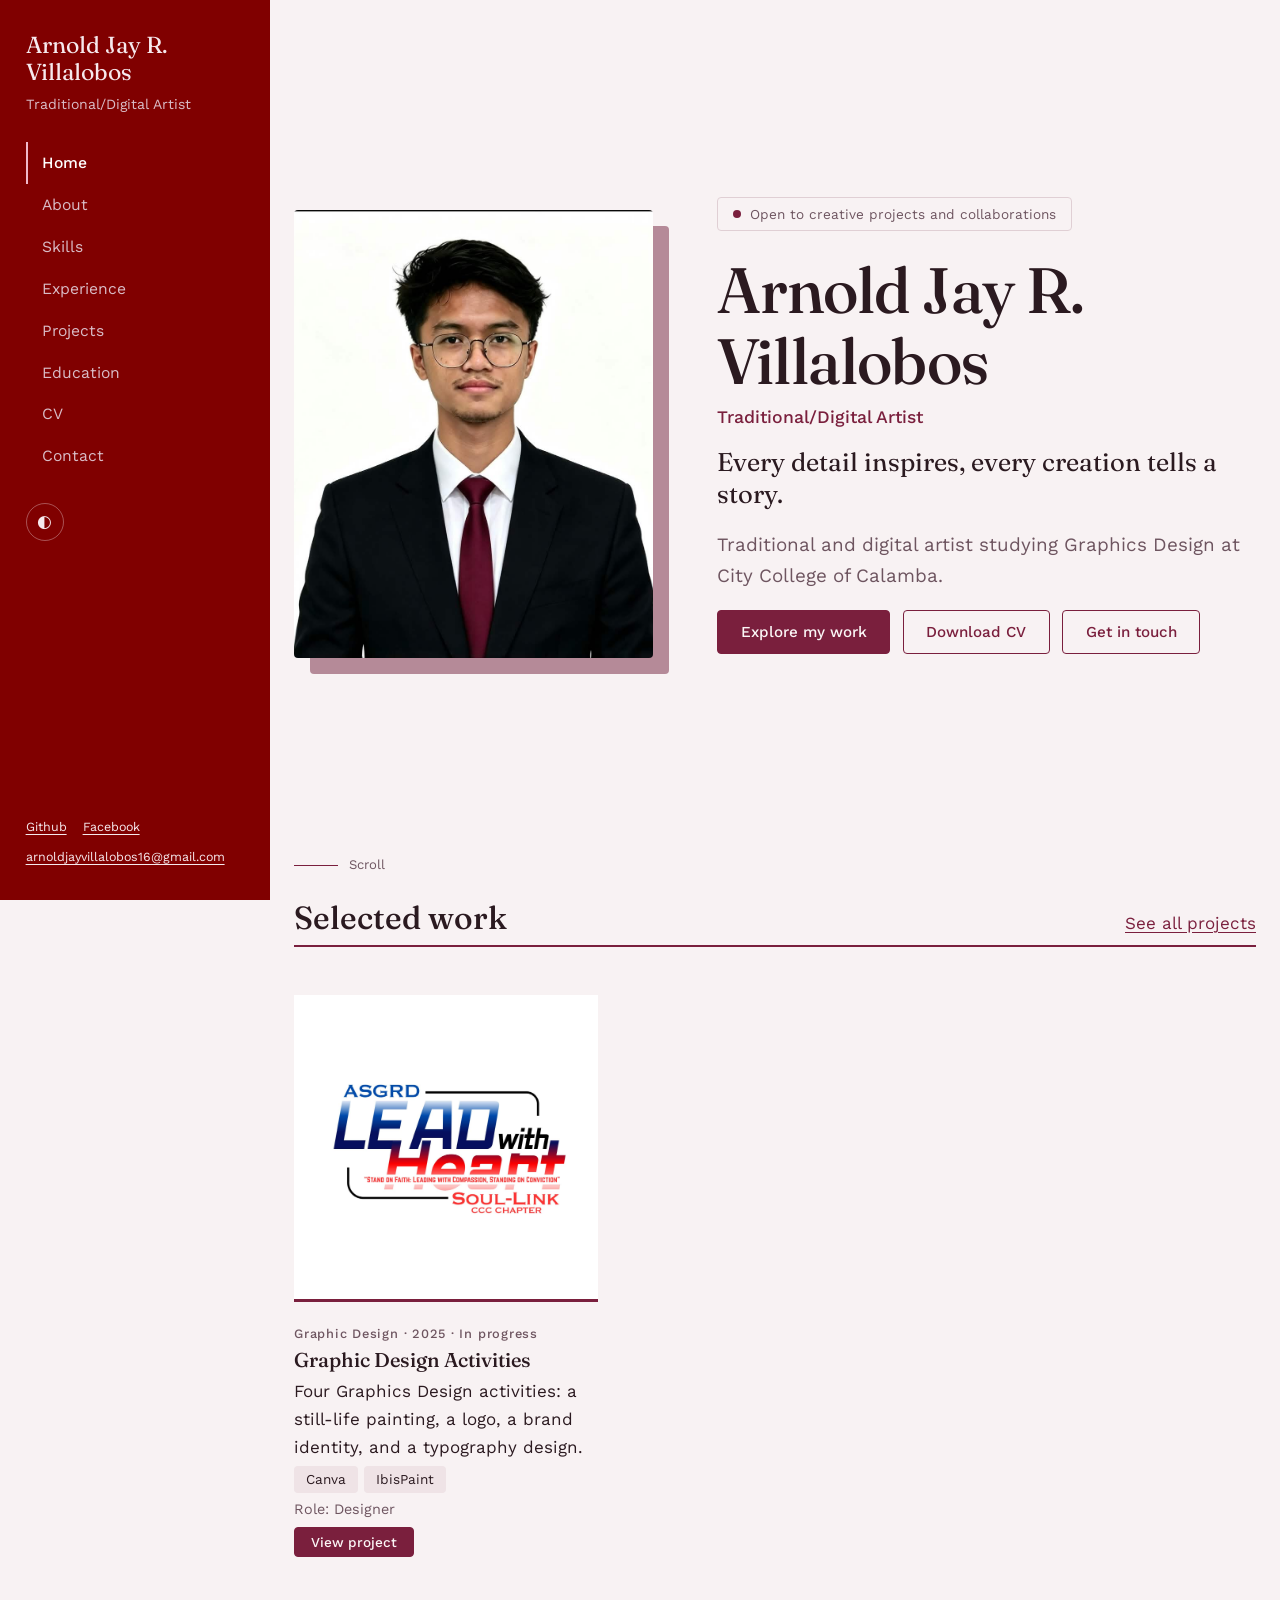
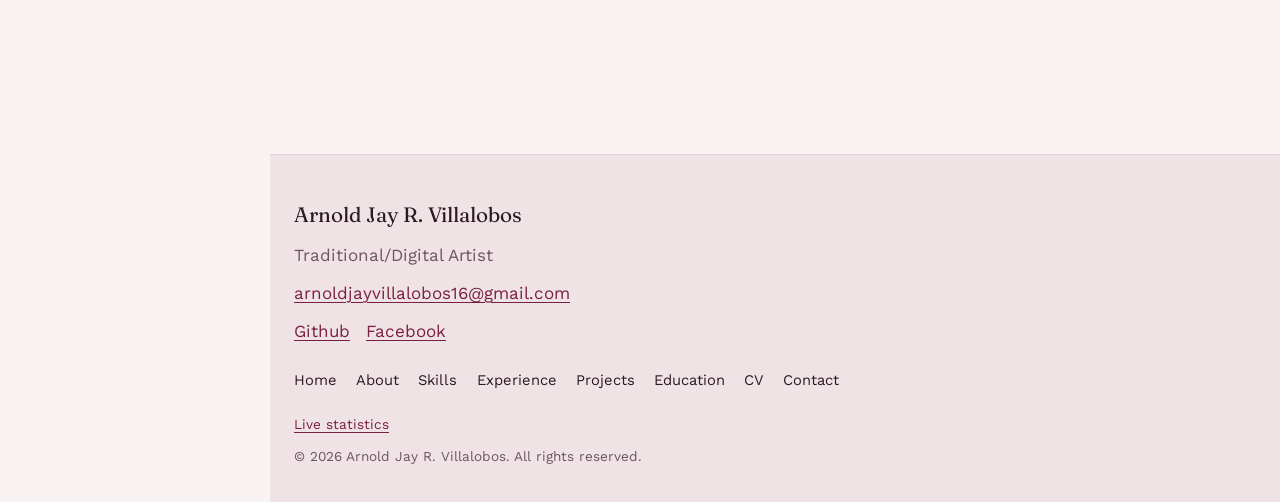
<file: index.html>
<!DOCTYPE html>
<html lang="en"><head><meta charset="utf-8"><meta name="viewport" content="width=device-width,initial-scale=1">
<title>Arnold Jay Villalobos | Traditional/Digital Artist</title><meta name="description" content="Traditional and digital artist studying Graphics Design at City College of Calamba.">
<link rel="canonical" href="https://arnoldjay16.github.io/portfolio/"><meta property="og:type" content="website"><meta property="og:title" content="Arnold Jay Villalobos | Traditional/Digital Artist">
<meta property="og:description" content="Traditional and digital artist studying Graphics Design at City College of Calamba."><meta property="og:url" content="https://arnoldjay16.github.io/portfolio/"><meta property="og:image" content="https://arnoldjay16.github.io/portfolio/assets/images/profile.jpg">
<meta name="twitter:card" content="summary_large_image">
<script>try{document.documentElement.dataset.theme=localStorage.getItem("theme")||"light"}catch(e){}</script>
<link rel="preconnect" href="https://fonts.googleapis.com"><link rel="preconnect" href="https://fonts.gstatic.com" crossorigin>
<link href="https://fonts.googleapis.com/css2?family=Fraunces:opsz,wght@9..144,400;9..144,600&family=Work+Sans:wght@400;500;700&display=swap" rel="stylesheet">
<link rel="stylesheet" href="assets/css/style.css"><link rel="icon" href="assets/images/favicon.svg"></head>
<body data-page="home" data-depth="0"><div id="app"></div><noscript><p style="padding:2rem">This portfolio needs JavaScript turned on.</p></noscript>
<script src="data/site.js"></script><script src="assets/js/main.js"></script></body></html>
</file>
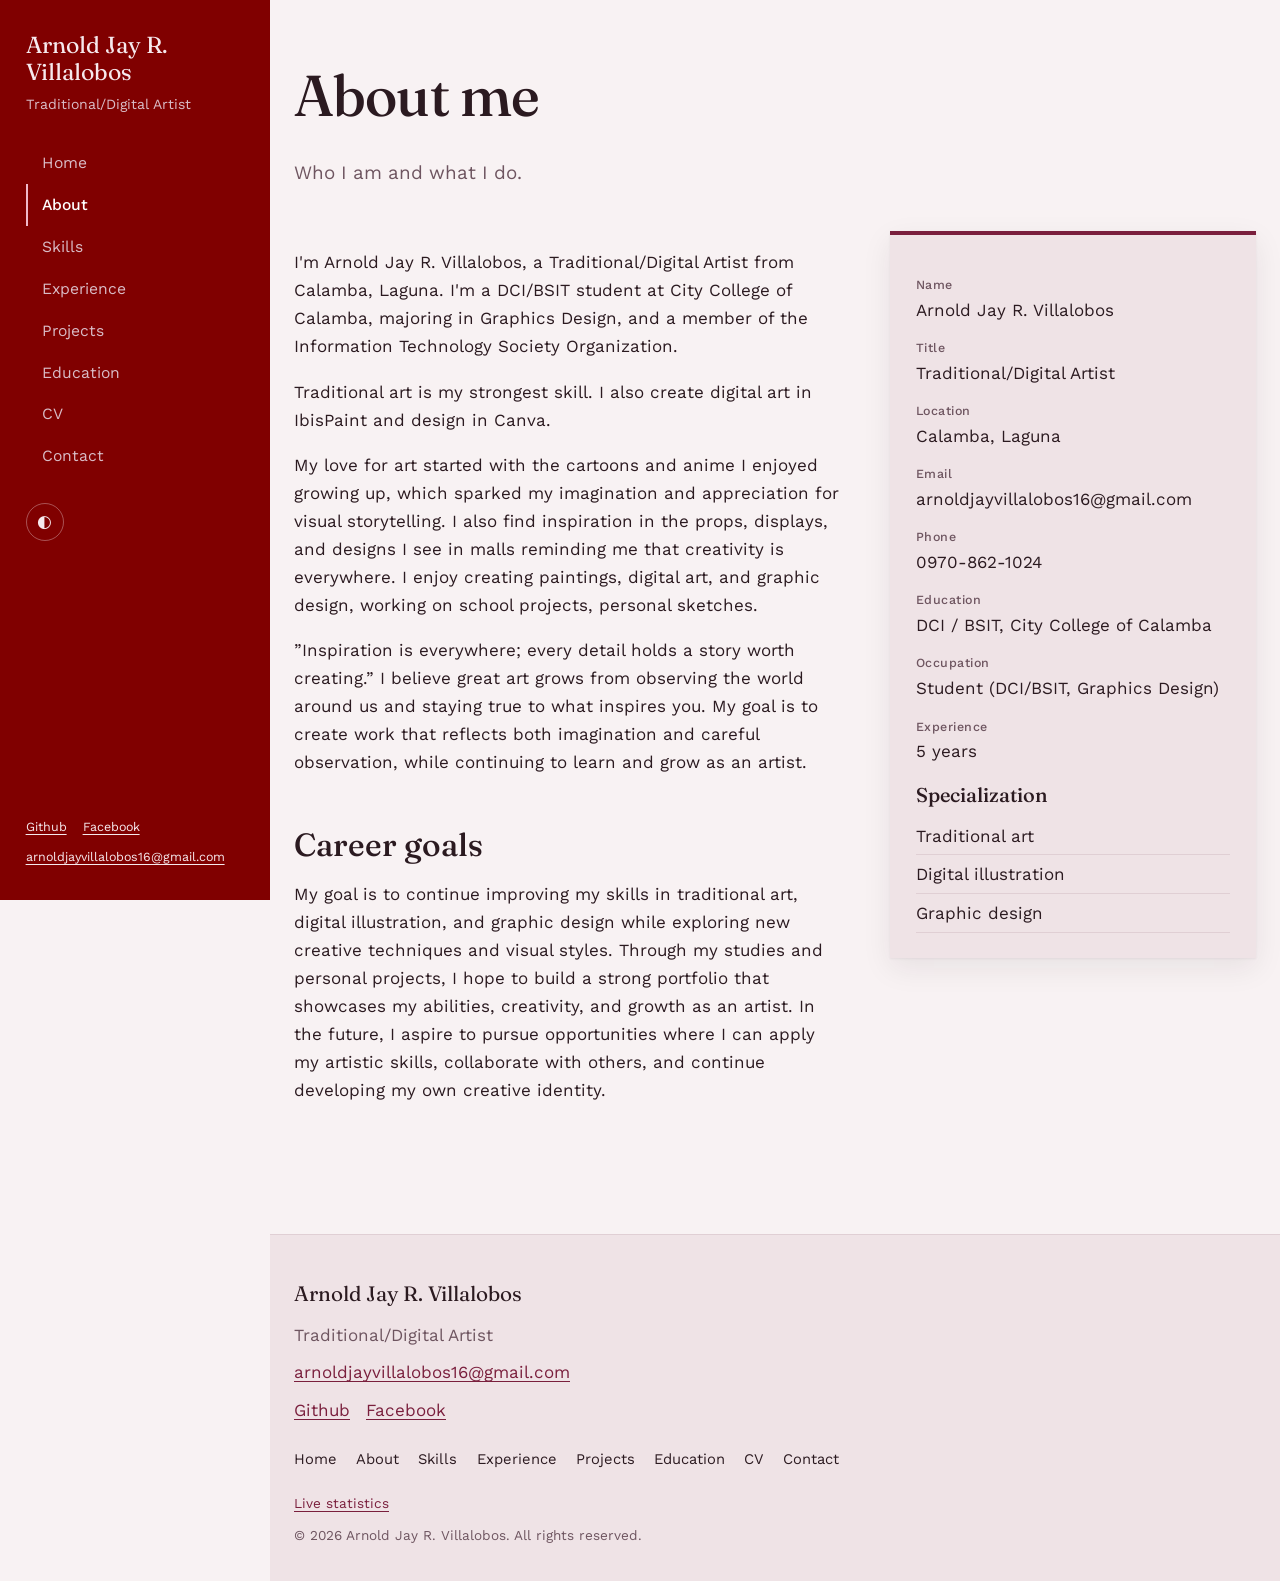
<file: about/index.html>
<!DOCTYPE html>
<html lang="en"><head><meta charset="utf-8"><meta name="viewport" content="width=device-width,initial-scale=1">
<title>Arnold Jay R. Villalobos | About</title><meta name="description" content="About | Arnold Jay R. Villalobos, Traditional/Digital Artist">
<link rel="canonical" href="https://arnoldjay16.github.io/portfolio/about/"><meta property="og:type" content="website"><meta property="og:title" content="Arnold Jay R. Villalobos | About">
<meta property="og:description" content="About | Arnold Jay R. Villalobos, Traditional/Digital Artist"><meta property="og:url" content="https://arnoldjay16.github.io/portfolio/about/"><meta property="og:image" content="https://arnoldjay16.github.io/portfolio/assets/images/profile.jpg">
<meta name="twitter:card" content="summary_large_image">
<script>try{document.documentElement.dataset.theme=localStorage.getItem("theme")||"light"}catch(e){}</script>
<link rel="preconnect" href="https://fonts.googleapis.com"><link rel="preconnect" href="https://fonts.gstatic.com" crossorigin>
<link href="https://fonts.googleapis.com/css2?family=Fraunces:opsz,wght@9..144,400;9..144,600&family=Work+Sans:wght@400;500;700&display=swap" rel="stylesheet">
<link rel="stylesheet" href="../assets/css/style.css"><link rel="icon" href="../assets/images/favicon.svg"></head>
<body data-page="about" data-depth="1"><div id="app"></div><noscript><p style="padding:2rem">This portfolio needs JavaScript turned on.</p></noscript>
<script src="../data/site.js"></script><script src="../assets/js/main.js"></script></body></html>
</file>
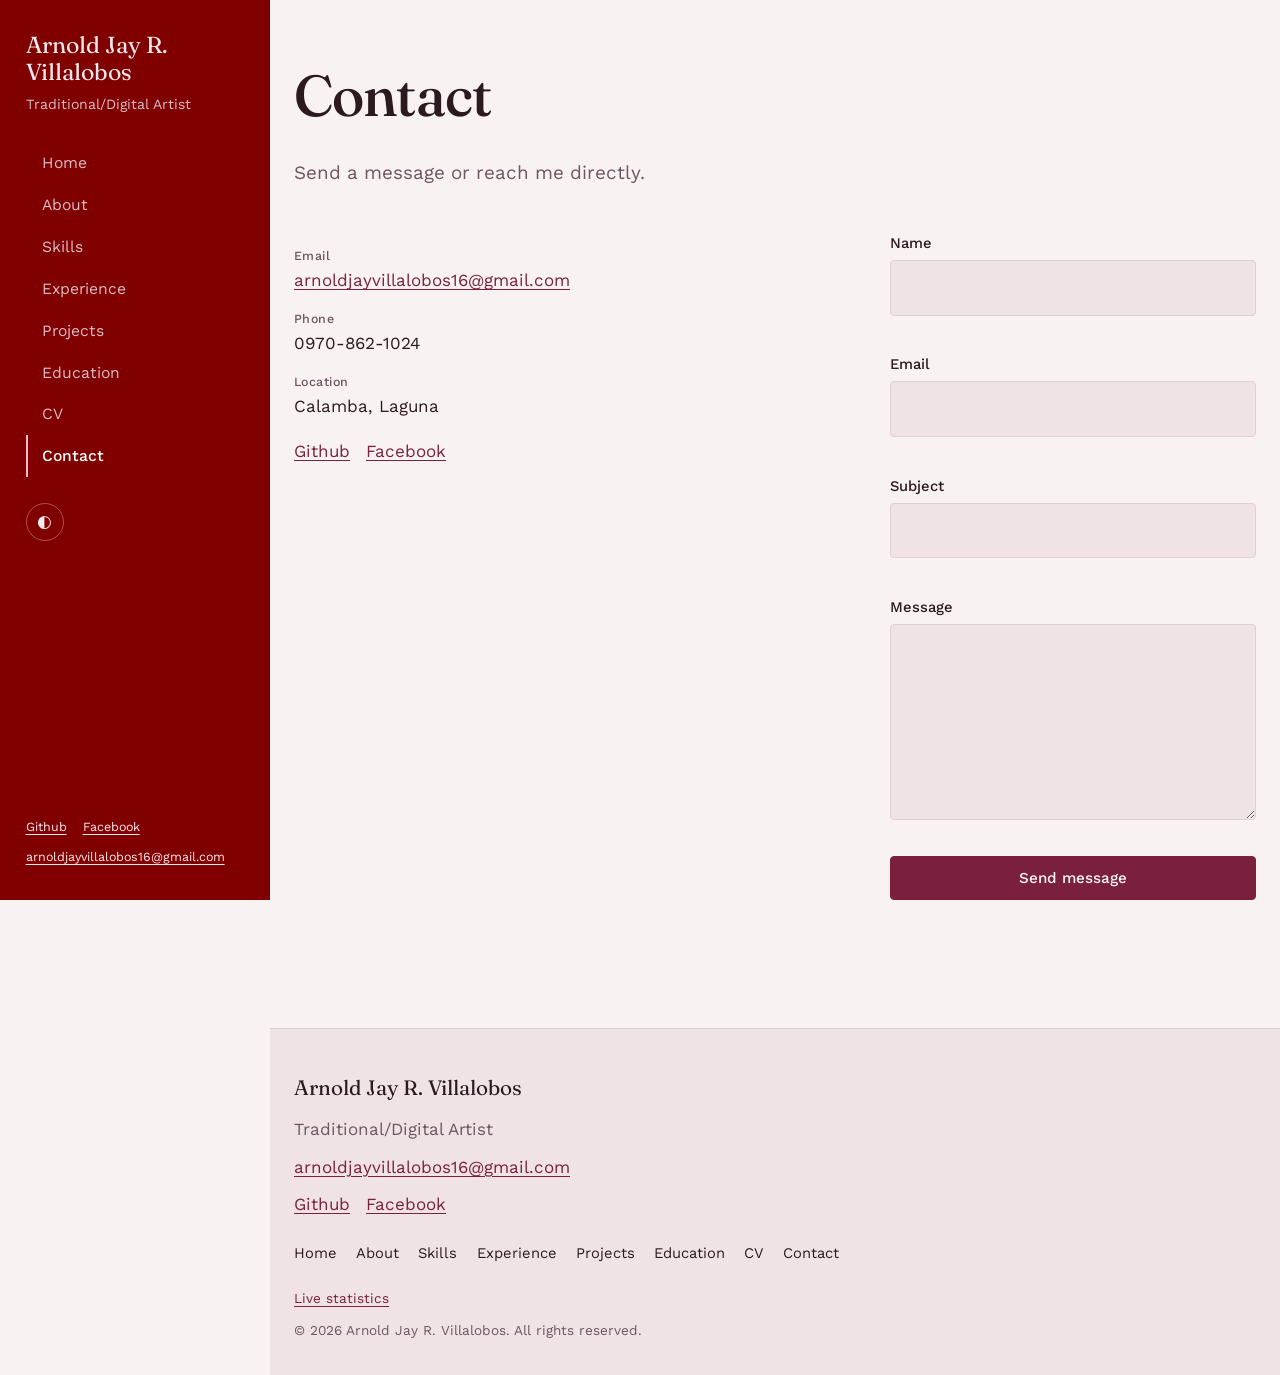
<file: contact/index.html>
<!DOCTYPE html>
<html lang="en"><head><meta charset="utf-8"><meta name="viewport" content="width=device-width,initial-scale=1">
<title>Arnold Jay Villalobos | Contact</title><meta name="description" content="Contact | Arnold Jay Villalobos, Traditional/Digital Artist">
<link rel="canonical" href="https://arnoldjay16.github.io/portfolio/contact/"><meta property="og:type" content="website"><meta property="og:title" content="Arnold Jay Villalobos | Contact">
<meta property="og:description" content="Contact | Arnold Jay Villalobos, Traditional/Digital Artist"><meta property="og:url" content="https://arnoldjay16.github.io/portfolio/contact/"><meta property="og:image" content="https://arnoldjay16.github.io/portfolio/assets/images/profile.jpg">
<meta name="twitter:card" content="summary_large_image">
<script>try{document.documentElement.dataset.theme=localStorage.getItem("theme")||"light"}catch(e){}</script>
<link rel="preconnect" href="https://fonts.googleapis.com"><link rel="preconnect" href="https://fonts.gstatic.com" crossorigin>
<link href="https://fonts.googleapis.com/css2?family=Fraunces:opsz,wght@9..144,400;9..144,600&family=Work+Sans:wght@400;500;700&display=swap" rel="stylesheet">
<link rel="stylesheet" href="../assets/css/style.css"><link rel="icon" href="../assets/images/favicon.svg"></head>
<body data-page="contact" data-depth="1"><div id="app"></div><noscript><p style="padding:2rem">This portfolio needs JavaScript turned on.</p></noscript>
<script src="../data/site.js"></script><script src="../assets/js/main.js"></script></body></html>
</file>
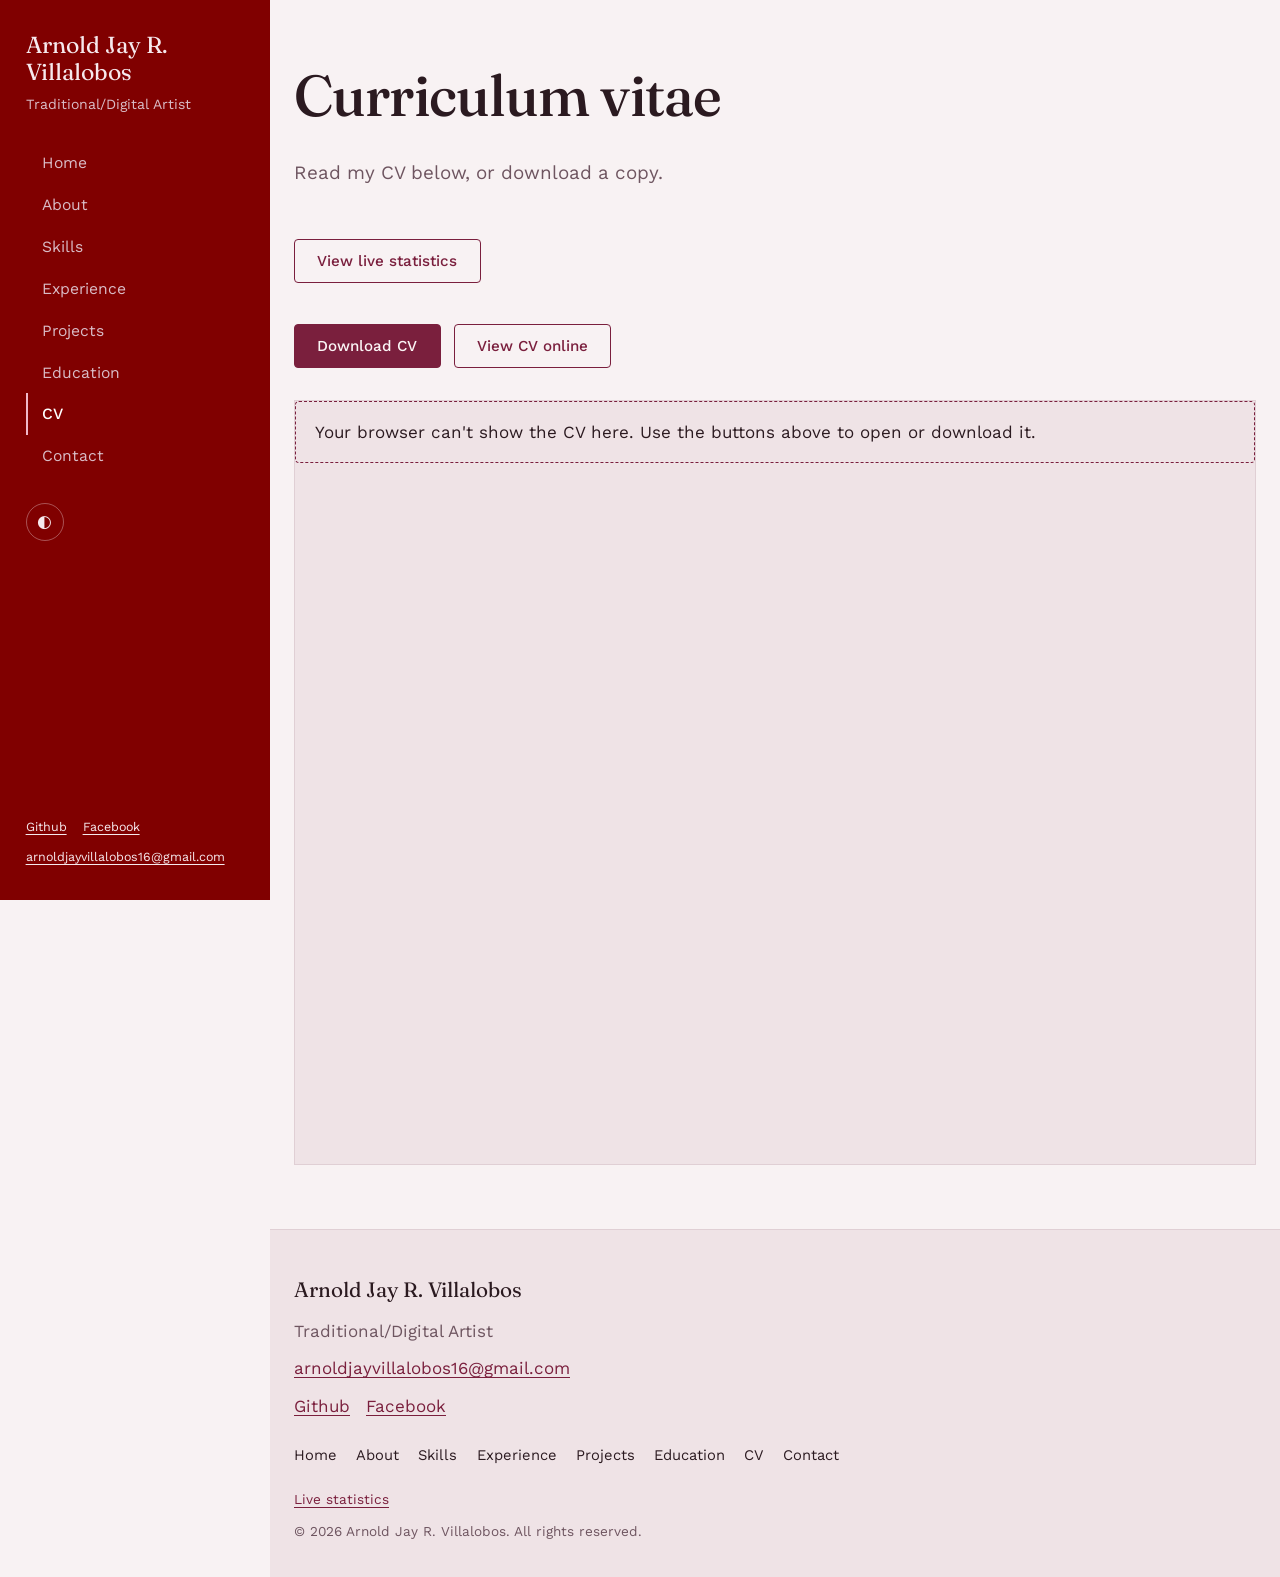
<file: cv/index.html>
<!DOCTYPE html>
<html lang="en"><head><meta charset="utf-8"><meta name="viewport" content="width=device-width,initial-scale=1">
<title>Arnold Jay Villalobos | CV</title><meta name="description" content="CV | Arnold Jay Villalobos, Traditional/Digital Artist">
<link rel="canonical" href="https://arnoldjay16.github.io/portfolio/cv/"><meta property="og:type" content="website"><meta property="og:title" content="Arnold Jay Villalobos | CV">
<meta property="og:description" content="CV | Arnold Jay Villalobos, Traditional/Digital Artist"><meta property="og:url" content="https://arnoldjay16.github.io/portfolio/cv/"><meta property="og:image" content="https://arnoldjay16.github.io/portfolio/assets/images/profile.jpg">
<meta name="twitter:card" content="summary_large_image">
<script>try{document.documentElement.dataset.theme=localStorage.getItem("theme")||"light"}catch(e){}</script>
<link rel="preconnect" href="https://fonts.googleapis.com"><link rel="preconnect" href="https://fonts.gstatic.com" crossorigin>
<link href="https://fonts.googleapis.com/css2?family=Fraunces:opsz,wght@9..144,400;9..144,600&family=Work+Sans:wght@400;500;700&display=swap" rel="stylesheet">
<link rel="stylesheet" href="../assets/css/style.css"><link rel="icon" href="../assets/images/favicon.svg"></head>
<body data-page="cv" data-depth="1"><div id="app"></div><noscript><p style="padding:2rem">This portfolio needs JavaScript turned on.</p></noscript>
<script src="../data/site.js"></script><script src="../assets/js/main.js"></script></body></html>
</file>
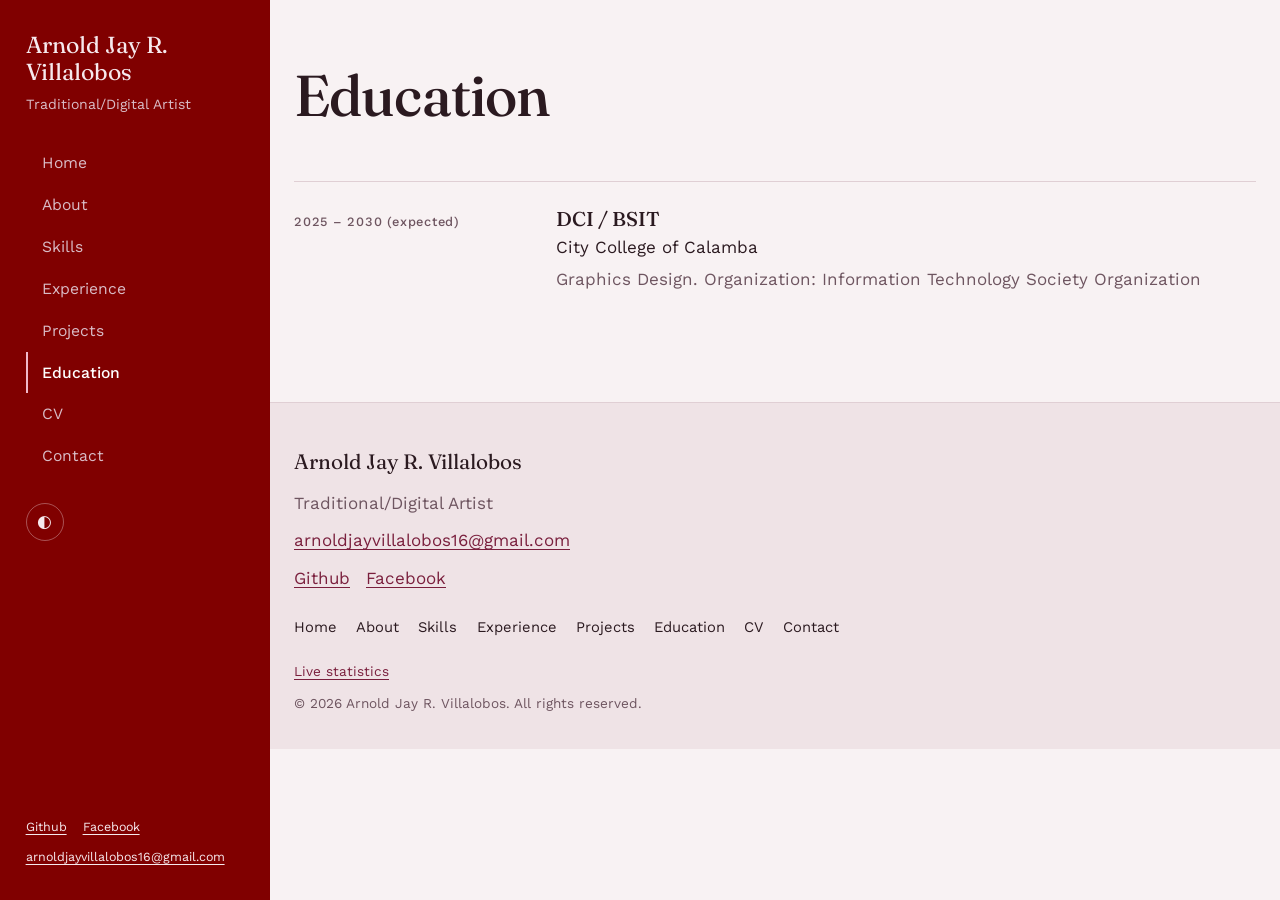
<file: education/index.html>
<!DOCTYPE html>
<html lang="en"><head><meta charset="utf-8"><meta name="viewport" content="width=device-width,initial-scale=1">
<title>Arnold Jay Villalobos | Education</title><meta name="description" content="Education | Arnold Jay Villalobos, Traditional/Digital Artist">
<link rel="canonical" href="https://arnoldjay16.github.io/portfolio/education/"><meta property="og:type" content="website"><meta property="og:title" content="Arnold Jay Villalobos | Education">
<meta property="og:description" content="Education | Arnold Jay Villalobos, Traditional/Digital Artist"><meta property="og:url" content="https://arnoldjay16.github.io/portfolio/education/"><meta property="og:image" content="https://arnoldjay16.github.io/portfolio/assets/images/profile.jpg">
<meta name="twitter:card" content="summary_large_image">
<script>try{document.documentElement.dataset.theme=localStorage.getItem("theme")||"light"}catch(e){}</script>
<link rel="preconnect" href="https://fonts.googleapis.com"><link rel="preconnect" href="https://fonts.gstatic.com" crossorigin>
<link href="https://fonts.googleapis.com/css2?family=Fraunces:opsz,wght@9..144,400;9..144,600&family=Work+Sans:wght@400;500;700&display=swap" rel="stylesheet">
<link rel="stylesheet" href="../assets/css/style.css"><link rel="icon" href="../assets/images/favicon.svg"></head>
<body data-page="education" data-depth="1"><div id="app"></div><noscript><p style="padding:2rem">This portfolio needs JavaScript turned on.</p></noscript>
<script src="../data/site.js"></script><script src="../assets/js/main.js"></script></body></html>
</file>
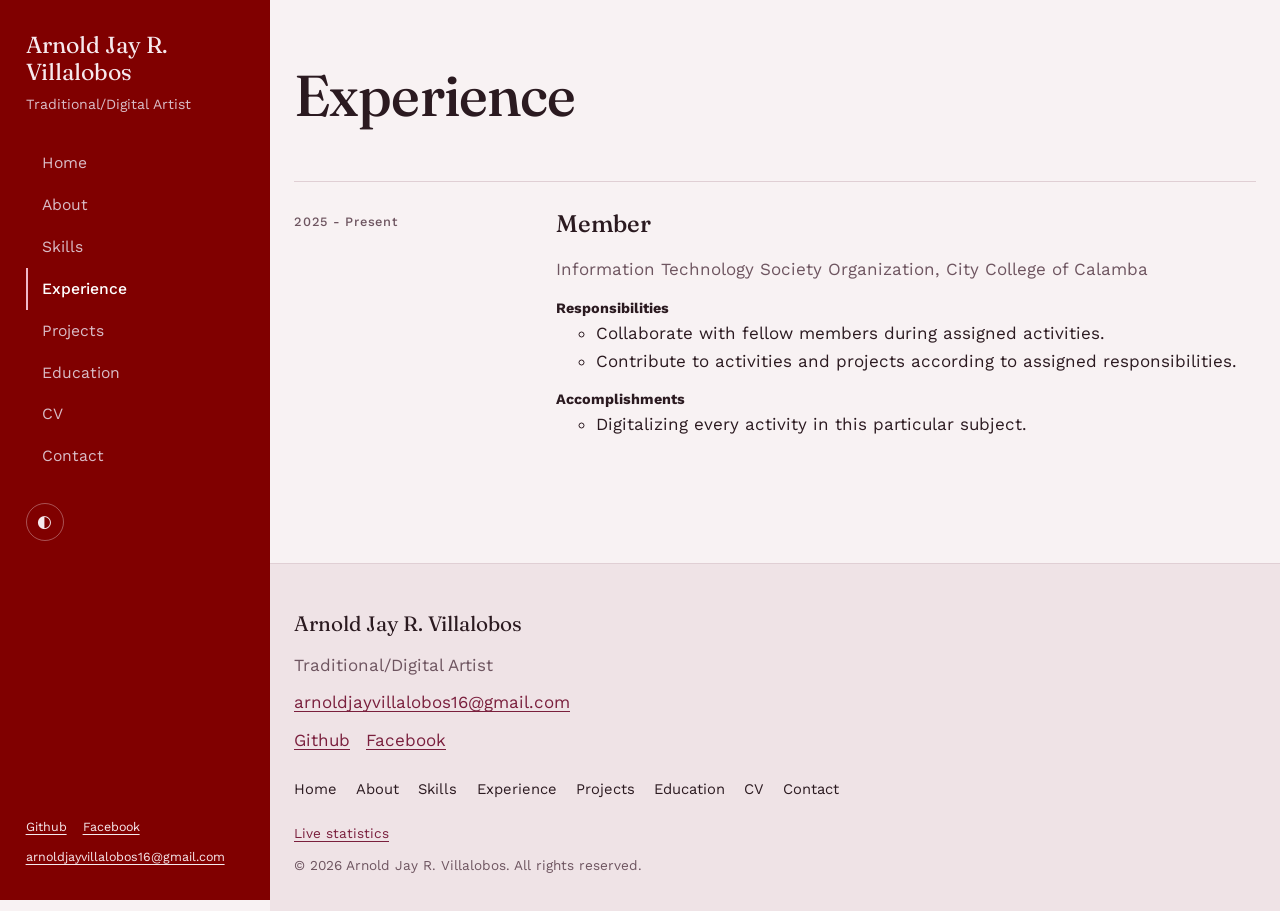
<file: experience/index.html>
<!DOCTYPE html>
<html lang="en"><head><meta charset="utf-8"><meta name="viewport" content="width=device-width,initial-scale=1">
<title>Arnold Jay Villalobos | Experience</title><meta name="description" content="Experience | Arnold Jay Villalobos, Traditional/Digital Artist">
<link rel="canonical" href="https://arnoldjay16.github.io/portfolio/experience/"><meta property="og:type" content="website"><meta property="og:title" content="Arnold Jay Villalobos | Experience">
<meta property="og:description" content="Experience | Arnold Jay Villalobos, Traditional/Digital Artist"><meta property="og:url" content="https://arnoldjay16.github.io/portfolio/experience/"><meta property="og:image" content="https://arnoldjay16.github.io/portfolio/assets/images/profile.jpg">
<meta name="twitter:card" content="summary_large_image">
<script>try{document.documentElement.dataset.theme=localStorage.getItem("theme")||"light"}catch(e){}</script>
<link rel="preconnect" href="https://fonts.googleapis.com"><link rel="preconnect" href="https://fonts.gstatic.com" crossorigin>
<link href="https://fonts.googleapis.com/css2?family=Fraunces:opsz,wght@9..144,400;9..144,600&family=Work+Sans:wght@400;500;700&display=swap" rel="stylesheet">
<link rel="stylesheet" href="../assets/css/style.css"><link rel="icon" href="../assets/images/favicon.svg"></head>
<body data-page="experience" data-depth="1"><div id="app"></div><noscript><p style="padding:2rem">This portfolio needs JavaScript turned on.</p></noscript>
<script src="../data/site.js"></script><script src="../assets/js/main.js"></script></body></html>
</file>
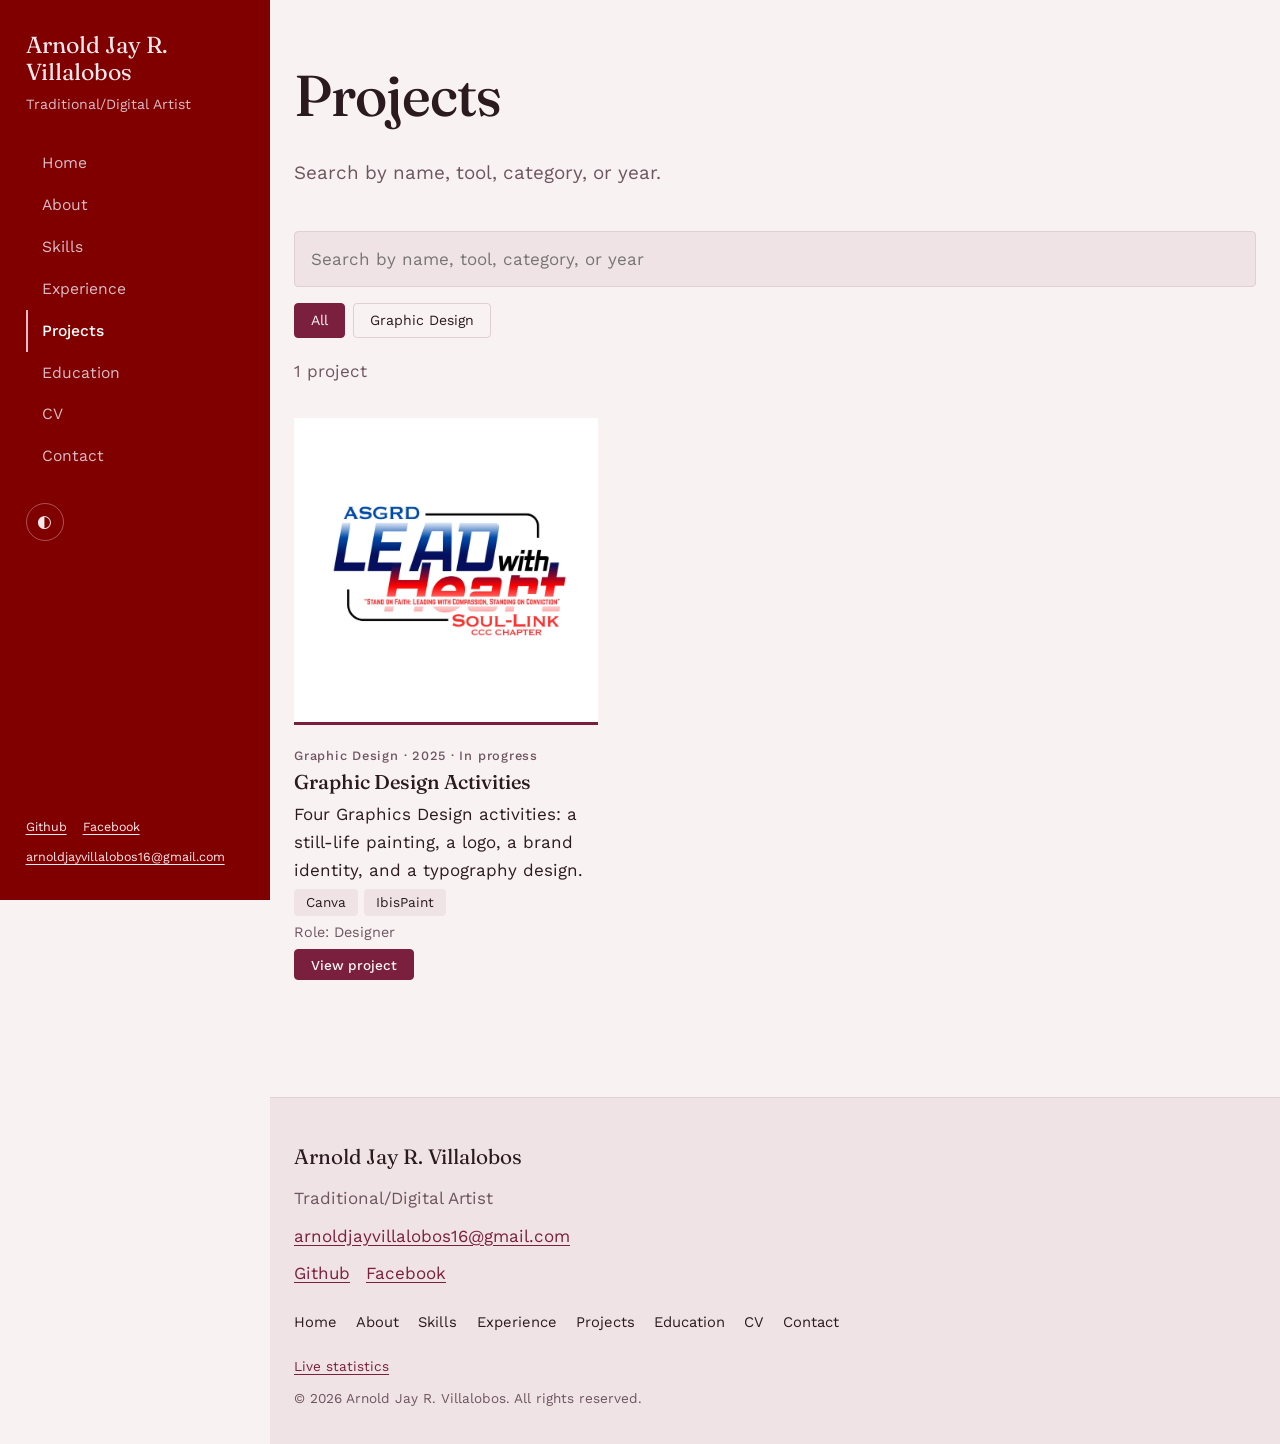
<file: projects/index.html>
<!DOCTYPE html>
<html lang="en"><head><meta charset="utf-8"><meta name="viewport" content="width=device-width,initial-scale=1">
<title>Arnold Jay Villalobos | Projects</title><meta name="description" content="Projects | Arnold Jay Villalobos, Traditional/Digital Artist">
<link rel="canonical" href="https://arnoldjay16.github.io/portfolio/projects/"><meta property="og:type" content="website"><meta property="og:title" content="Arnold Jay Villalobos | Projects">
<meta property="og:description" content="Projects | Arnold Jay Villalobos, Traditional/Digital Artist"><meta property="og:url" content="https://arnoldjay16.github.io/portfolio/projects/"><meta property="og:image" content="https://arnoldjay16.github.io/portfolio/assets/images/profile.jpg">
<meta name="twitter:card" content="summary_large_image">
<script>try{document.documentElement.dataset.theme=localStorage.getItem("theme")||"light"}catch(e){}</script>
<link rel="preconnect" href="https://fonts.googleapis.com"><link rel="preconnect" href="https://fonts.gstatic.com" crossorigin>
<link href="https://fonts.googleapis.com/css2?family=Fraunces:opsz,wght@9..144,400;9..144,600&family=Work+Sans:wght@400;500;700&display=swap" rel="stylesheet">
<link rel="stylesheet" href="../assets/css/style.css"><link rel="icon" href="../assets/images/favicon.svg"></head>
<body data-page="projects" data-depth="1"><div id="app"></div><noscript><p style="padding:2rem">This portfolio needs JavaScript turned on.</p></noscript>
<script src="../data/site.js"></script><script src="../assets/js/main.js"></script></body></html>
</file>
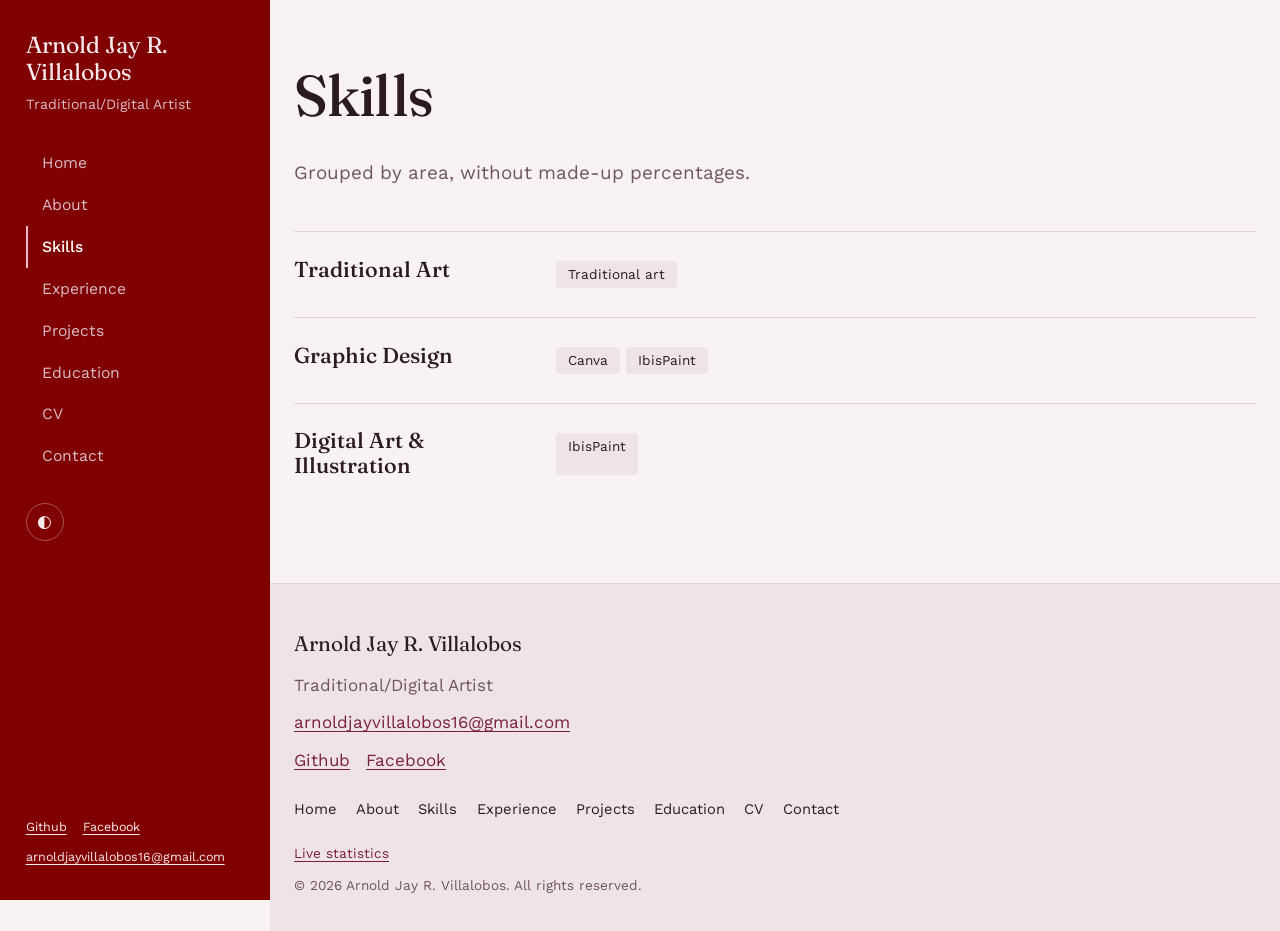
<file: skills/index.html>
<!DOCTYPE html>
<html lang="en"><head><meta charset="utf-8"><meta name="viewport" content="width=device-width,initial-scale=1">
<title>Arnold Jay Villalobos | Skills</title><meta name="description" content="Skills | Arnold Jay Villalobos, Traditional/Digital Artist">
<link rel="canonical" href="https://arnoldjay16.github.io/portfolio/skills/"><meta property="og:type" content="website"><meta property="og:title" content="Arnold Jay Villalobos | Skills">
<meta property="og:description" content="Skills | Arnold Jay Villalobos, Traditional/Digital Artist"><meta property="og:url" content="https://arnoldjay16.github.io/portfolio/skills/"><meta property="og:image" content="https://arnoldjay16.github.io/portfolio/assets/images/profile.jpg">
<meta name="twitter:card" content="summary_large_image">
<script>try{document.documentElement.dataset.theme=localStorage.getItem("theme")||"light"}catch(e){}</script>
<link rel="preconnect" href="https://fonts.googleapis.com"><link rel="preconnect" href="https://fonts.gstatic.com" crossorigin>
<link href="https://fonts.googleapis.com/css2?family=Fraunces:opsz,wght@9..144,400;9..144,600&family=Work+Sans:wght@400;500;700&display=swap" rel="stylesheet">
<link rel="stylesheet" href="../assets/css/style.css"><link rel="icon" href="../assets/images/favicon.svg"></head>
<body data-page="skills" data-depth="1"><div id="app"></div><noscript><p style="padding:2rem">This portfolio needs JavaScript turned on.</p></noscript>
<script src="../data/site.js"></script><script src="../assets/js/main.js"></script></body></html>
</file>
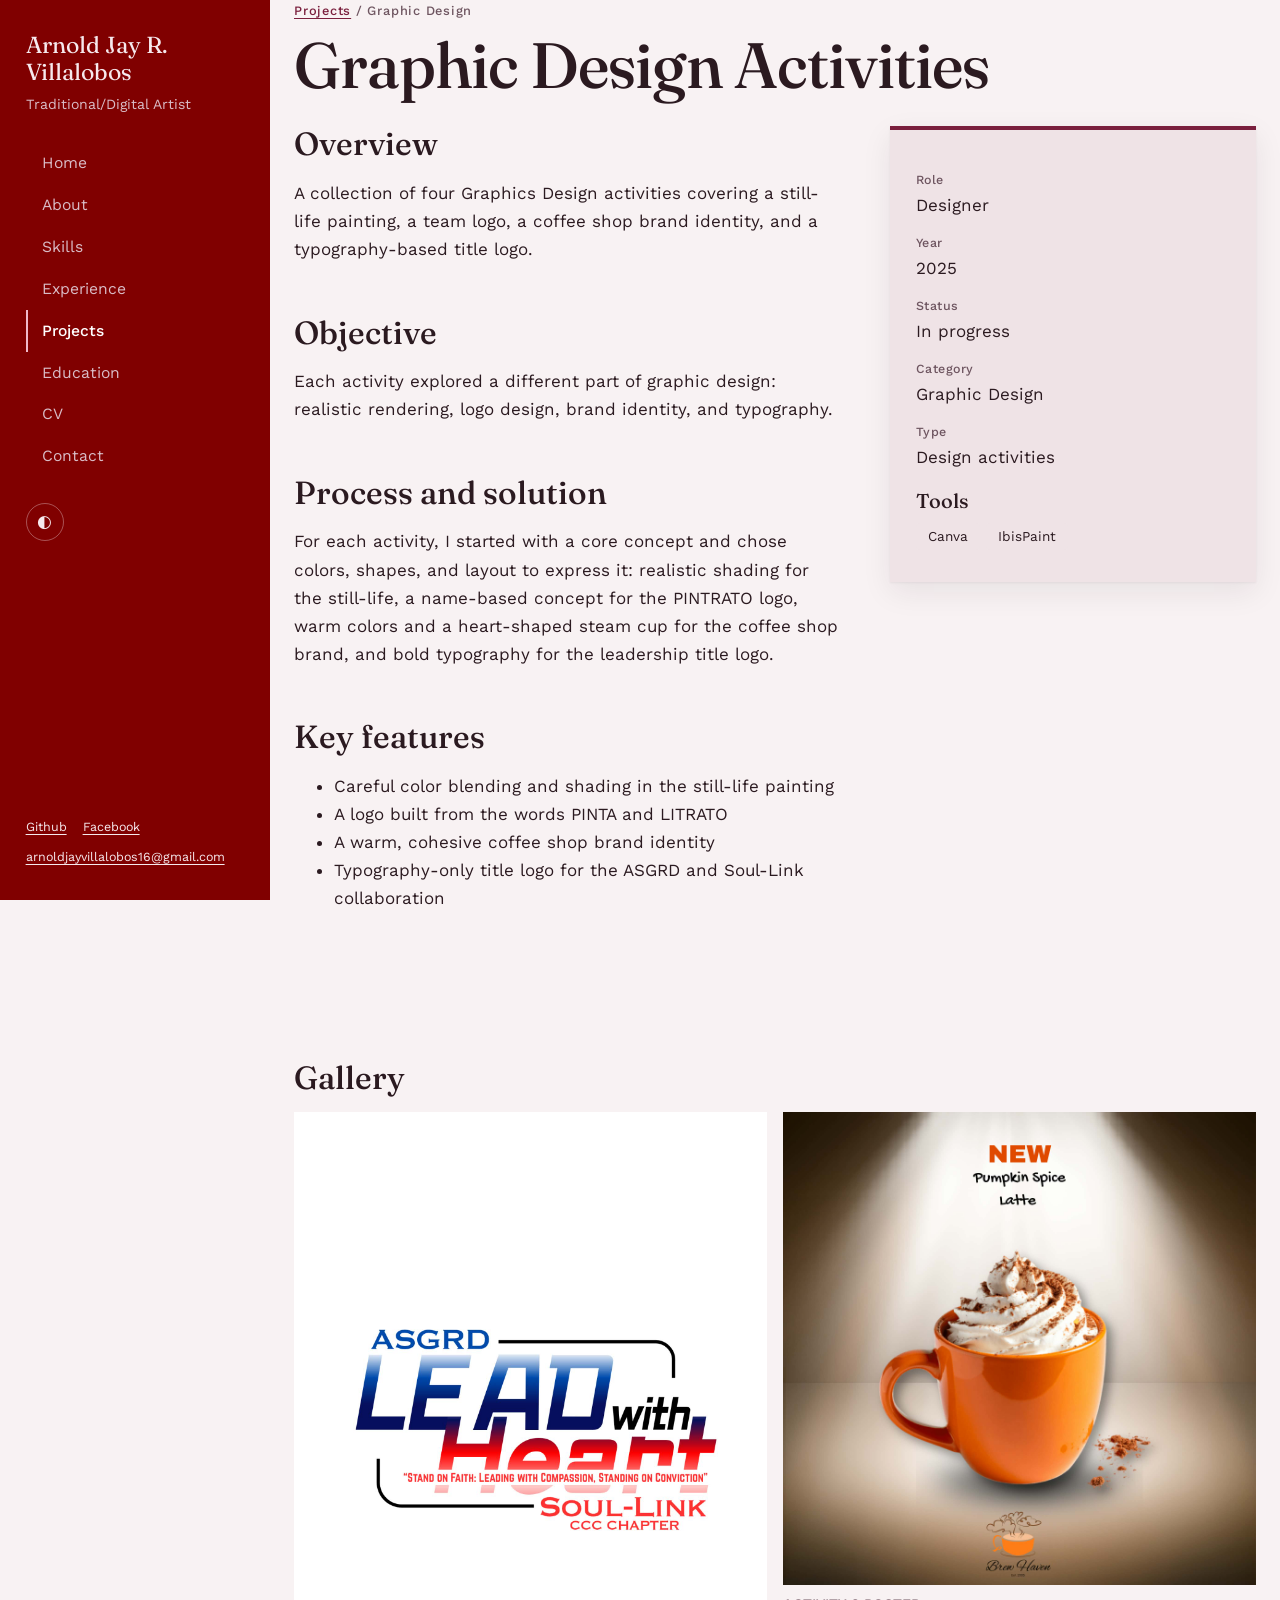
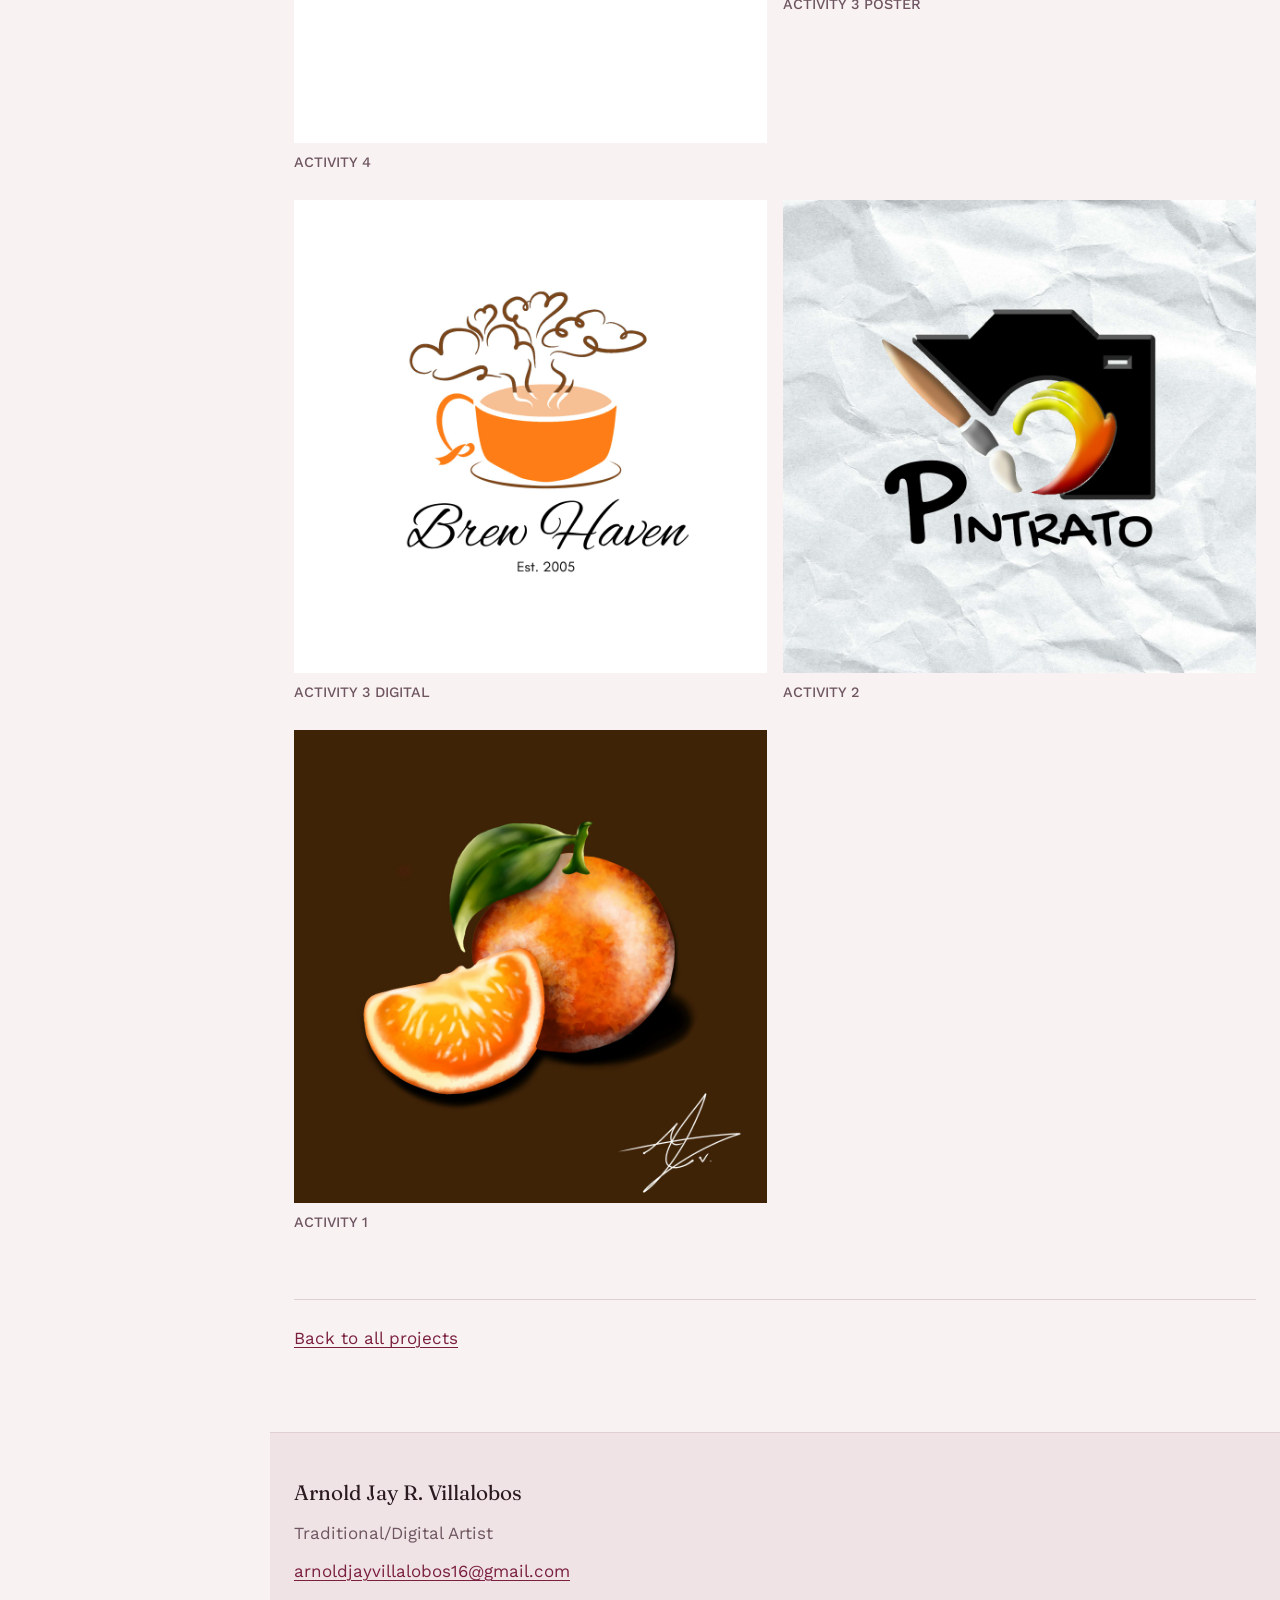
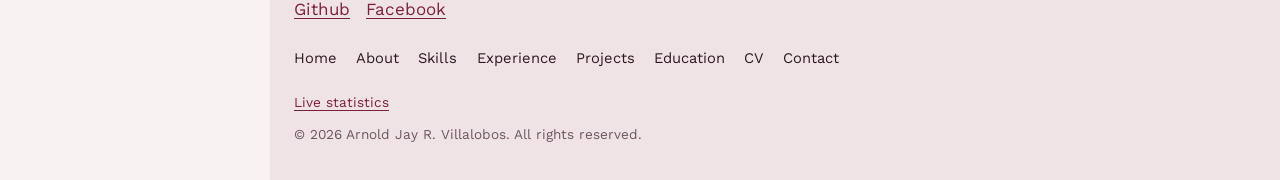
<file: projects/graphic-design-project/index.html>
<!DOCTYPE html>
<html lang="en"><head><meta charset="utf-8"><meta name="viewport" content="width=device-width,initial-scale=1">
<title>Arnold Jay Villalobos | Graphic Design Activities</title><meta name="description" content="Graphic Design Activities | Arnold Jay Villalobos, Traditional/Digital Artist">
<link rel="canonical" href="https://arnoldjay16.github.io/portfolio/projects/graphic-design-project/"><meta property="og:type" content="website"><meta property="og:title" content="Arnold Jay Villalobos | Graphic Design Activities">
<meta property="og:description" content="Graphic Design Activities | Arnold Jay Villalobos, Traditional/Digital Artist"><meta property="og:url" content="https://arnoldjay16.github.io/portfolio/projects/graphic-design-project/"><meta property="og:image" content="https://arnoldjay16.github.io/portfolio/assets/images/profile.jpg">
<meta name="twitter:card" content="summary_large_image">
<script>try{document.documentElement.dataset.theme=localStorage.getItem("theme")||"light"}catch(e){}</script>
<link rel="preconnect" href="https://fonts.googleapis.com"><link rel="preconnect" href="https://fonts.gstatic.com" crossorigin>
<link href="https://fonts.googleapis.com/css2?family=Fraunces:opsz,wght@9..144,400;9..144,600&family=Work+Sans:wght@400;500;700&display=swap" rel="stylesheet">
<link rel="stylesheet" href="../../assets/css/style.css"><link rel="icon" href="../../assets/images/favicon.svg"></head>
<body data-page="project" data-depth="2" data-slug="graphic-design-project"><div id="app"></div><noscript><p style="padding:2rem">This portfolio needs JavaScript turned on.</p></noscript>
<script src="../../data/site.js"></script><script src="../../assets/js/main.js"></script></body></html>
</file>
<file: assets/css/style.css>
:root{--bg:#F8F2F3;--bg2:#EFE3E6;--text:#2B1A20;--muted:#6E5560;--accent:#7A1F3D;--soft:#B58A98;--line:#E0CFD4;--side:#800000;--sidetext:#F6E9ED;--sidemuted:#D9BCC6;--onaccent:#FBF6F6;--shadow:0 1px 2px rgba(43,26,32,.06),0 10px 28px rgba(43,26,32,.08);--serif:"Fraunces",Georgia,serif;--sans:"Work Sans",system-ui,sans-serif}
[data-theme=dark]{--bg:#1B0F14;--bg2:#26151C;--text:#F3E6EA;--muted:#C2A9B2;--accent:#E394AB;--soft:#8C5668;--line:#3D2530;--side:#12080C;--onaccent:#1B0F14;--shadow:0 10px 28px rgba(0,0,0,.4)}
*{box-sizing:border-box}html{scroll-behavior:smooth}
body{margin:0;background:var(--bg);color:var(--text);font:400 1.0625rem/1.65 var(--sans);transition:background .3s,color .3s}
h1,h2,h3{font-family:var(--serif);font-weight:500;line-height:1.12;margin:0 0 .5em}
h1{font-size:clamp(2.3rem,5vw,4.2rem);letter-spacing:-.015em}h2{font-size:clamp(1.5rem,2.6vw,2rem);margin-top:1.6em}h3{font-size:1.25rem}
a{color:var(--accent);text-underline-offset:3px}a:hover{color:var(--text)}
:focus-visible{outline:3px solid var(--accent);outline-offset:3px;border-radius:4px}
img{max-width:100%;height:auto;display:block}
.wrap{width:min(1040px,100% - 3rem);margin-inline:auto}.sr{position:absolute;left:-9999px}
.skip{position:absolute;left:-9999px;background:var(--accent);color:var(--onaccent);padding:.6rem 1rem;z-index:99}.skip:focus{left:1rem;top:1rem}
.muted{color:var(--muted)}.small{font-size:.85rem}
.meta{font-size:.8rem;letter-spacing:.06em;color:var(--muted);margin:0 0 .5rem;font-weight:500}
.lede{font-size:1.18rem;max-width:52ch;color:var(--muted)}

/* Layout: fixed sidebar + content column */
.shell{display:grid;grid-template-columns:270px minmax(0,1fr);min-height:100vh}
.side{position:sticky;top:0;height:100vh;background:var(--side);color:var(--sidetext);display:flex;flex-direction:column;padding:2rem 1.6rem;gap:1.6rem;overflow-y:auto}
.side a{color:var(--sidetext)}.side :focus-visible{outline-color:#F0B8C9}
.logo{font-family:var(--serif);font-size:1.45rem;line-height:1.15;text-decoration:none;display:block}
.stitle{margin:.5rem 0 0;font-size:.88rem;color:var(--sidemuted)}
.side nav ul{list-style:none;margin:0;padding:0;display:flex;flex-direction:column}
.side nav a{display:block;text-decoration:none;padding:.5rem 0 .5rem .9rem;border-left:2px solid transparent;color:var(--sidemuted);font-size:.98rem}
.side nav a:hover{color:#fff;border-color:var(--soft)}.side nav a[aria-current]{color:#fff;border-color:#F0B8C9;font-weight:500}
.sidebot{margin-top:auto;font-size:.78rem}.sidebot .soc{margin:0 0 .6rem}
.tools{display:flex;gap:.5rem;order:3}.side nav{order:2}.sidetop{order:1}.sidebot{order:4}
#theme,#burger{background:none;border:1px solid rgba(246,233,237,.35);color:var(--sidetext);border-radius:50%;width:2.4rem;height:2.4rem;cursor:pointer;font-size:1.05rem}
#theme:hover,#burger:hover{border-color:#F0B8C9}#burger{display:none;flex-direction:column;justify-content:center;align-items:center;gap:5px}
#burger span{width:16px;height:2px;background:var(--sidetext)}
.btn{display:inline-block;background:var(--accent);color:var(--onaccent);padding:.75rem 1.4rem;border:1px solid var(--accent);border-radius:4px;text-decoration:none;font:500 .95rem var(--sans);cursor:pointer;transition:background .2s,color .2s}
.btn:hover{background:var(--text);border-color:var(--text);color:var(--bg)}
.btn.ghost{background:transparent;color:var(--accent)}.btn.ghost:hover{background:var(--accent);border-color:var(--accent);color:var(--onaccent)}.btn.small{padding:.4rem 1rem;font-size:.85rem}
.cta,.clinks{display:flex;flex-wrap:wrap;gap:.8rem;align-items:center}

/* Home */
.hero{display:grid;grid-template-columns:minmax(0,.8fr) minmax(0,1.2fr);gap:4rem;align-items:center;min-height:100vh;padding:3rem 0 5rem;position:relative}
.portrait{margin:0}.portrait img{width:100%;aspect-ratio:4/5;object-fit:cover;border-radius:4px;box-shadow:16px 16px 0 var(--soft);background:var(--bg2);animation:rise .9s ease both}
@keyframes rise{from{opacity:0;transform:translateY(20px)}}
.portrait figcaption{font-size:.78rem;color:var(--muted);margin-top:1.4rem}
.hero h1{margin-bottom:.15em}.htitle{font:500 1.1rem var(--sans);color:var(--accent);margin:0 0 1.2rem}
.tag{font-family:var(--serif);font-size:1.6rem;margin:0 0 .8rem;line-height:1.25}
.pill{display:inline-flex;gap:.6rem;align-items:center;border:1px solid var(--line);border-radius:4px;padding:.3rem .9rem;font-size:.85rem;color:var(--muted);margin:0 0 1.4rem}
.pill i{width:8px;height:8px;border-radius:50%;background:var(--accent);animation:pulse 2.4s infinite}@keyframes pulse{50%{opacity:.3}}
.scroll{position:absolute;bottom:1.5rem;left:0;display:flex;align-items:center;gap:.7rem;font-size:.82rem;color:var(--muted);text-decoration:none}.scroll span{width:44px;height:1px;background:var(--accent)}
.selected{padding-bottom:5rem}.selhead{display:flex;justify-content:space-between;align-items:baseline;border-bottom:2px solid var(--accent);margin-bottom:2rem}.selhead h2{margin:0 0 .3em}

/* Page headers and content */
.phead{padding:4rem 0 1.5rem}.phead h1{font-size:clamp(2.2rem,5vw,3.6rem)}
.two{display:grid;grid-template-columns:minmax(0,1.5fr) minmax(0,1fr);gap:3rem;align-items:start;padding-bottom:5rem}
.prose{max-width:62ch}.prose h2:first-child{margin-top:0}
.panel{background:var(--bg2);border-top:4px solid var(--accent);padding:1.6rem;box-shadow:var(--shadow)}
.panel h2{font-size:1.25rem;margin-top:1.2rem}
dl{margin:0}dt{font-size:.78rem;letter-spacing:.04em;color:var(--muted);font-weight:500;margin-top:.9rem}dd{margin:0;overflow-wrap:anywhere}
.plain{list-style:none;padding:0;margin:0}.plain li{padding:.3rem 0;border-bottom:1px solid var(--line)}
.srows{padding-bottom:3rem}.srow{display:grid;grid-template-columns:230px minmax(0,1fr);gap:2rem;border-top:1px solid var(--line);padding:1.6rem 0}
.srow h2,.srow h3{margin:0}.srow h2{font-size:1.35rem}.srow p{margin:.2rem 0}.sub{margin-top:2rem}
.tags{display:flex;flex-wrap:wrap;gap:.4rem;margin:.4rem 0}.tags span{background:var(--bg2);border-radius:4px;padding:.15rem .75rem;font-size:.85rem}
.badge{display:inline-block;font:500 .72rem var(--sans);letter-spacing:.04em;background:var(--accent);color:var(--onaccent);border-radius:3px;padding:.1rem .55rem;vertical-align:middle}
.timeline{list-style:none;margin:0;padding:0 0 4rem}
.timeline>li{display:grid;grid-template-columns:230px minmax(0,1fr);gap:2rem;border-top:1px solid var(--line);padding:1.8rem 0}
.timeline h2{margin:0 0 .2em;font-size:1.5rem}.timeline h3{font:700 .9rem var(--sans);margin:1rem 0 .2rem}

/* Projects */
.filters{display:grid;gap:1rem;margin-bottom:1.2rem}
input,textarea{width:100%;font:inherit;color:var(--text);background:var(--bg2);border:1px solid var(--line);border-radius:4px;padding:.8rem 1rem}
input:focus,textarea:focus{border-color:var(--accent)}
.chips{display:flex;flex-wrap:wrap;gap:.5rem}.chip{font:inherit;font-size:.88rem;cursor:pointer;color:var(--text);background:none;border:1px solid var(--line);border-radius:4px;padding:.3rem 1rem}
.chip:hover{border-color:var(--accent)}.chip.on{background:var(--accent);color:var(--onaccent);border-color:var(--accent)}
.pgrid{display:grid;grid-template-columns:repeat(auto-fill,minmax(270px,1fr));gap:2rem 1.6rem;align-items:start;padding:1rem 0 5rem}
.card[hidden]{display:none}
.thumb{display:block;position:relative;overflow:hidden;border-bottom:3px solid var(--accent)}
.thumb img{width:100%;aspect-ratio:1/1;object-fit:cover;transition:transform .5s}.thumb:hover img{transform:scale(1.05)}
.thumb .badge{position:absolute;top:.7rem;left:.7rem}
.cbody{padding-top:1rem}.cbody h3{margin:0 0 .3em}.cbody h3 a{color:var(--text);text-decoration:none}.cbody h3 a:hover{color:var(--accent)}
.cbody p{margin:.3rem 0}.role{font-size:.9rem;color:var(--muted)}
.emptybox{text-align:center;padding:4rem 1rem;border:1px dashed var(--soft);border-radius:4px}.emptybox h2{margin-top:0}
.case h1{margin-bottom:.4em}.cover{width:100%;aspect-ratio:16/8;object-fit:cover;border-bottom:4px solid var(--accent);margin:1.5rem 0 3rem}
.gal{display:grid;grid-template-columns:repeat(auto-fit,minmax(260px,1fr));gap:1rem}.gal img{width:100%}
.pn{display:flex;justify-content:space-between;flex-wrap:wrap;gap:1rem;margin:4rem 0 5rem;padding-top:1.5rem;border-top:1px solid var(--line)}
.notice{border:1px dashed var(--accent);border-radius:4px;padding:1rem 1.2rem;background:var(--bg2)}.notice p{margin:0}
code{background:var(--bg2);padding:.1rem .4rem;border-radius:3px;font-size:.9em}

/* Contact */
form{display:grid;gap:1rem}.f{display:grid;gap:.3rem}label{font-weight:500;font-size:.92rem}.err{color:#A3262F;min-height:1.1em}[data-theme=dark] .err{color:#FF9AA8}
.hp{position:absolute;left:-9999px;width:1px;height:1px}#status{margin:0;font-weight:500}.ok{color:#2F6B45}.bad{color:#A3262F}
[data-theme=dark] .ok{color:#9ED8B2}[data-theme=dark] .bad{color:#FF9AA8}
.soc{display:flex;gap:1rem;flex-wrap:wrap}.plainl dd{margin-bottom:.4rem}
.foot{padding:2.5rem 1.5rem 2rem;margin-top:2rem;border-top:1px solid var(--line);background:var(--bg2);display:grid;gap:.3rem;justify-items:start}
.foot p{margin:.15rem 0}.flogo{font-family:var(--serif);font-size:1.3rem}.fnav{list-style:none;display:flex;flex-wrap:wrap;gap:1.2rem;padding:0;margin:.8rem 0}.fnav a{color:var(--text);text-decoration:none;font-size:.92rem}.fnav a:hover{color:var(--accent)}

@media(max-width:960px){
.shell{display:block}.side{position:sticky;top:0;height:auto;flex-direction:row;flex-wrap:wrap;align-items:center;justify-content:space-between;padding:.8rem 1.2rem;gap:.5rem;z-index:20;overflow:visible}
.sidetop{order:1}.tools{order:2}.stitle,.sidebot{display:none}.logo{font-size:1.2rem}
#burger{display:flex}.side nav{order:3;width:100%}.side nav ul{display:none;padding:.4rem 0 .6rem}.side nav ul.open{display:flex}
.hero{grid-template-columns:1fr;min-height:0;gap:2.5rem;padding:2rem 0 4rem}.portrait{max-width:300px}.scroll{display:none}
.two{grid-template-columns:1fr}.srow,.timeline>li{grid-template-columns:1fr;gap:.4rem}}
@media(prefers-reduced-motion:reduce){*{animation:none!important;transition:none!important}html{scroll-behavior:auto}}
.ph{display:grid;place-items:center;text-align:center;background:var(--bg2);color:var(--muted);border:1px dashed var(--soft);padding:1rem;font-size:.8rem;width:100%}
.ph code{background:none;padding:0;overflow-wrap:anywhere}.thumb .ph{aspect-ratio:1/1}.portrait .ph{aspect-ratio:4/5;box-shadow:16px 16px 0 var(--soft)}.cover.ph{aspect-ratio:16/8;margin:1.5rem 0 3rem}.gal .ph{aspect-ratio:4/3}

.zoom{display:block;width:100%;padding:0;border:0;background:none;cursor:zoom-in;font:inherit;color:inherit}.zoom:has(.ph){cursor:default}
.z-cover{margin:1.5rem 0 3rem}.case .cover,.case .cover.ph{margin:0}
.lb{position:fixed;inset:0;z-index:100;display:flex;align-items:center;justify-content:center;background:rgba(18,8,12,.94);padding:3.5rem 4rem}.lb[hidden]{display:none}
.lb-f{margin:0;display:flex;flex-direction:column;gap:1rem;max-width:100%;max-height:100%;align-items:center;color:#F3E6EA}
.lb-f img{flex:1 1 auto;min-height:0;max-width:100%;object-fit:contain}
.lb-f figcaption{flex:none;max-height:28vh;overflow:auto;max-width:70ch;text-align:center}.lb-f figcaption strong{font:500 1.15rem var(--serif);display:block}.lb-f figcaption p{margin:.3rem 0 0;color:#D9BCC6;font-size:.95rem}
.lb button{position:absolute;background:rgba(255,255,255,.12);color:#fff;border:1px solid rgba(255,255,255,.35);border-radius:50%;width:2.8rem;height:2.8rem;font-size:1.6rem;line-height:1;cursor:pointer}
.lb button:hover{background:rgba(255,255,255,.25)}.lb button:focus-visible{outline:3px solid #F0B8C9}
.lb-x{top:1rem;right:1rem}.lb-p{left:.8rem;top:50%}.lb-n{right:.8rem;top:50%}
@media(max-width:700px){.lb{padding:3.5rem .8rem 1rem}.lb-p,.lb-n{top:auto;bottom:.8rem}}
.gal{grid-template-columns:repeat(auto-fit,minmax(380px,1fr));gap:1.6rem 1rem}.gal figure{margin:0}.gal figcaption{font-size:.9rem;font-weight:500;margin-top:.5rem;color:var(--muted)}
@media(max-width:480px){.gal{grid-template-columns:1fr}}
.cvbox{display:block;width:100%;height:min(85vh,1100px);min-height:520px;margin:2rem 0 4rem;border:1px solid var(--line);background:var(--bg2)}.cvstats{display:flex;gap:3rem;padding:.5rem 0 1.5rem}.cvstats p{margin:0}.cvstats strong{display:block;font:500 2rem/1.1 var(--serif);color:var(--accent)}.cvstats span{font-size:.85rem;color:var(--muted)}
.side .muted{color:var(--sidemuted)}
.cvstats p:last-child{align-self:flex-end}
</file>
